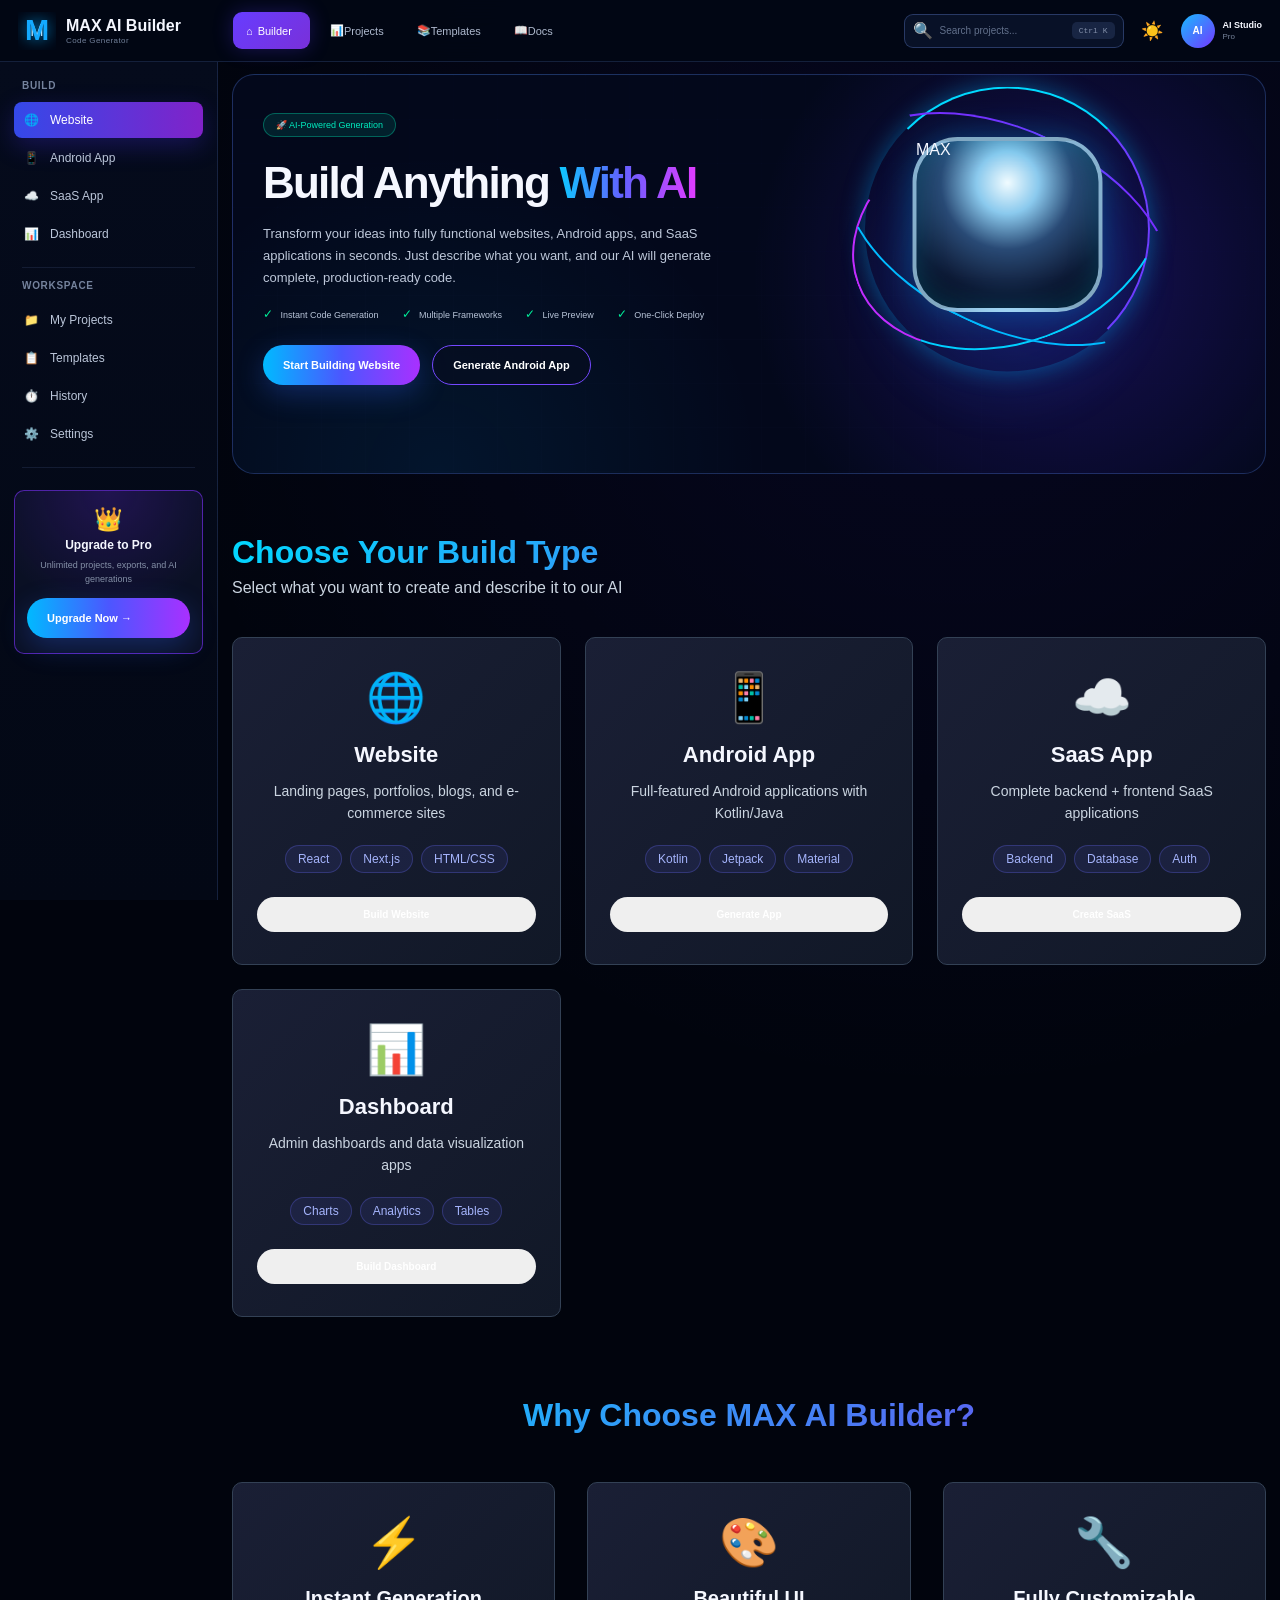
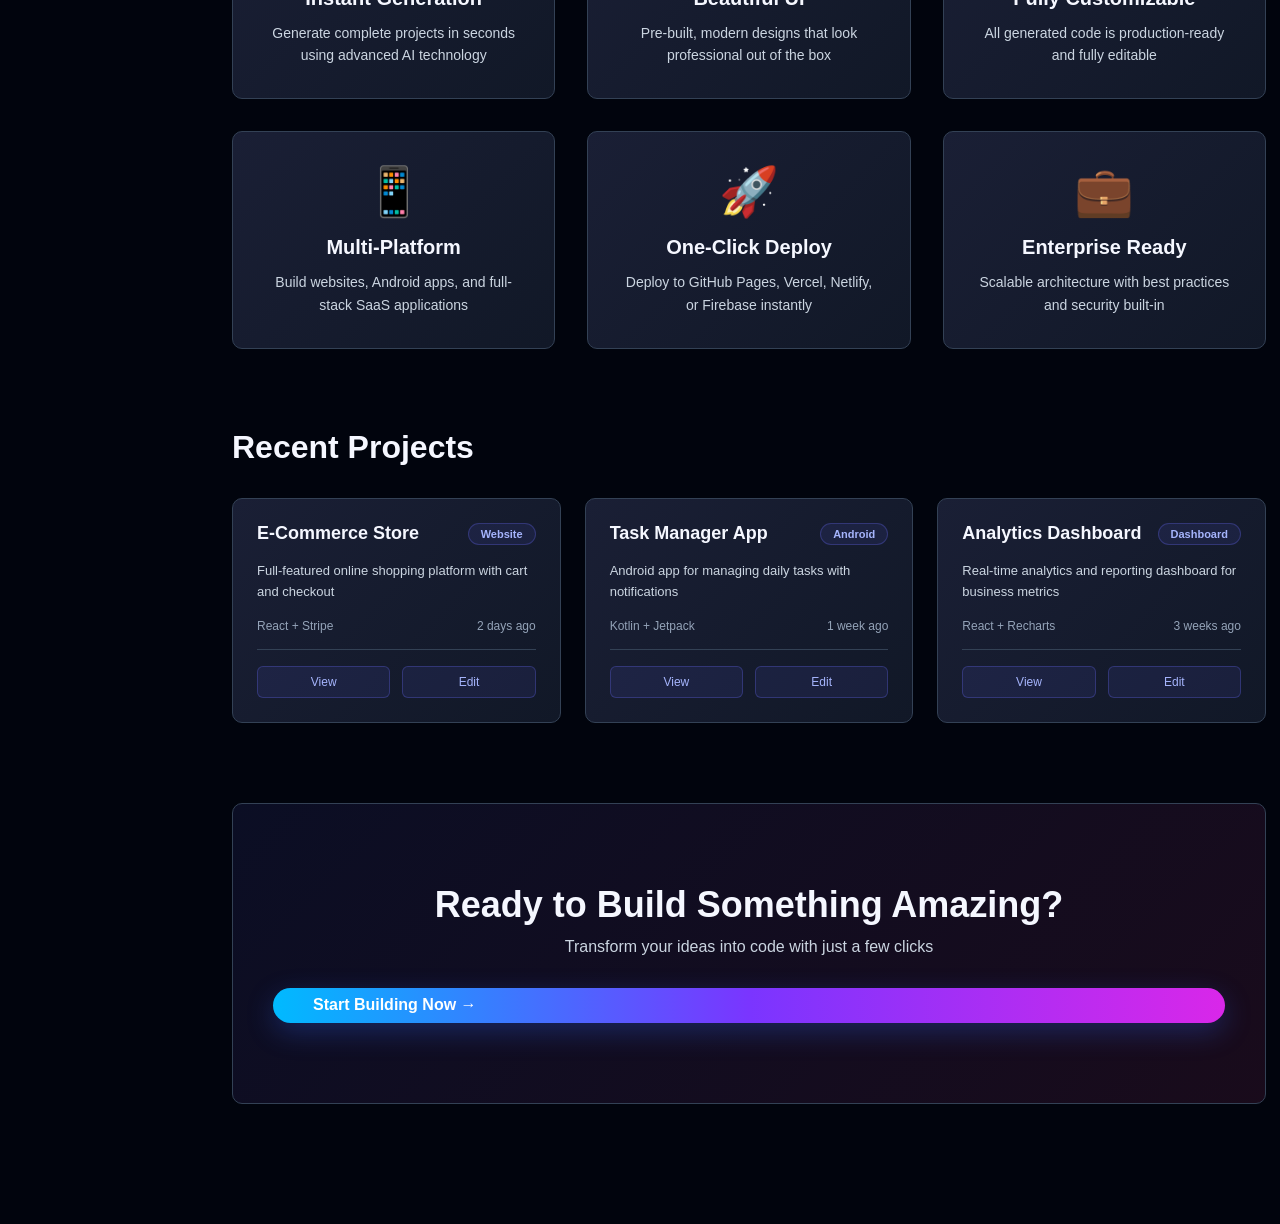
<file: builder/index.html>
<!DOCTYPE html>
<html lang="en">
<head>
    <meta charset="UTF-8">
    <meta name="viewport" content="width=device-width, initial-scale=1.0">
    <meta name="description" content="MAX AI Builder - Build websites, Android apps, and SaaS applications with AI in seconds">
    <title>MAX AI Builder - AI-Powered App Generator</title>
    <link rel="stylesheet" href="../css/builder.css">
    <link rel="stylesheet" href="../css/global.css">
</head>
<body>
    <div class="app">
        <!-- NAVIGATION -->
        <header class="topbar">
            <div class="brand">
                <div class="brand-mark">M</div>
                <div class="brand-text">
                    <strong>MAX AI Builder</strong>
                    <small>Code Generator</small>
                </div>
            </div>

            <nav class="top-nav">
                <a href="#" class="top-nav-link active">
                    <span>⌂</span> <span>Builder</span>
                </a>
                <a href="#" class="top-nav-link">
                    <span>📊</span> <span>Projects</span>
                </a>
                <a href="#" class="top-nav-link">
                    <span>📚</span> <span>Templates</span>
                </a>
                <a href="#" class="top-nav-link">
                    <span>📖</span> <span>Docs</span>
                </a>
            </nav>

            <div class="header-right">
                <div class="global-search">
                    <span class="search-icon">🔍</span>
                    <input type="text" id="globalSearch" placeholder="Search projects..." />
                    <kbd>Ctrl K</kbd>
                </div>
                <button class="header-icon" id="themeButton" title="Toggle Theme">☀️</button>
                <div class="profile">
                    <div class="profile-avatar">AI</div>
                    <div class="profile-details">
                        <strong>AI Studio</strong>
                        <small>Pro</small>
                    </div>
                </div>
            </div>
        </header>

        <!-- MAIN CONTENT -->
        <div class="main-container">
            <!-- SIDEBAR -->
            <aside class="sidebar">
                <div class="sidebar-section">
                    <div class="sidebar-title">BUILD</div>
                    <a href="#web" class="sidebar-item active">
                        <span class="sidebar-icon">🌐</span>
                        <span>Website</span>
                    </a>
                    <a href="#android" class="sidebar-item">
                        <span class="sidebar-icon">📱</span>
                        <span>Android App</span>
                    </a>
                    <a href="#saas" class="sidebar-item">
                        <span class="sidebar-icon">☁️</span>
                        <span>SaaS App</span>
                    </a>
                    <a href="#dashboard" class="sidebar-item">
                        <span class="sidebar-icon">📊</span>
                        <span>Dashboard</span>
                    </a>
                </div>

                <div class="sidebar-divider"></div>

                <div class="sidebar-section">
                    <div class="sidebar-title">WORKSPACE</div>
                    <a href="#projects" class="sidebar-item">
                        <span class="sidebar-icon">📁</span>
                        <span>My Projects</span>
                    </a>
                    <a href="#templates" class="sidebar-item">
                        <span class="sidebar-icon">📋</span>
                        <span>Templates</span>
                    </a>
                    <a href="#history" class="sidebar-item">
                        <span class="sidebar-icon">⏱️</span>
                        <span>History</span>
                    </a>
                    <a href="#settings" class="sidebar-item">
                        <span class="sidebar-icon">⚙️</span>
                        <span>Settings</span>
                    </a>
                </div>

                <div class="sidebar-divider"></div>

                <div class="upgrade-card">
                    <div class="upgrade-crown">👑</div>
                    <h3>Upgrade to Pro</h3>
                    <p>Unlimited projects, exports, and AI generations</p>
                    <button class="primary-button" style="width: 100%;">Upgrade Now →</button>
                </div>
            </aside>

            <!-- MAIN CONTENT AREA -->
            <main class="main">
                <div class="content">
                    <!-- HERO SECTION -->
                    <section class="hero" id="hero-section">
                        <div class="hero-content">
                            <span class="hero-badge">🚀 AI-Powered Generation</span>
                            <h1>Build Anything<span> With AI</span></h1>
                            <p class="hero-description">
                                Transform your ideas into fully functional websites, Android apps, and SaaS applications in seconds. 
                                Just describe what you want, and our AI will generate complete, production-ready code.
                            </p>
                            <div class="hero-features">
                                <span><i>✓</i> Instant Code Generation</span>
                                <span><i>✓</i> Multiple Frameworks</span>
                                <span><i>✓</i> Live Preview</span>
                                <span><i>✓</i> One-Click Deploy</span>
                            </div>
                            <div class="hero-buttons">
                                <button class="primary-button" onclick="scrollToBuilder('website')">Start Building Website</button>
                                <button class="outline-button" onclick="scrollToBuilder('android')">Generate Android App</button>
                            </div>
                        </div>
                        <div class="hero-visual">
                            <div class="hero-glow"></div>
                            <div class="robot">
                                <div class="robot-aura aura-one"></div>
                                <div class="robot-aura aura-two"></div>
                                <div class="robot-aura aura-three"></div>
                                <div class="robot-head">
                                    <div class="robot-face">MAX</div>
                                </div>
                            </div>
                        </div>
                    </section>

                    <!-- BUILD TYPES SECTION -->
                    <section class="build-types-section">
                        <h2>Choose Your Build Type</h2>
                        <p class="section-subtitle">Select what you want to create and describe it to our AI</p>

                        <div class="build-cards-grid">
                            <!-- WEBSITE CARD -->
                            <div class="build-type-card" id="website-card">
                                <div class="card-icon">🌐</div>
                                <h3>Website</h3>
                                <p>Landing pages, portfolios, blogs, and e-commerce sites</p>
                                <div class="card-features">
                                    <span class="badge">React</span>
                                    <span class="badge">Next.js</span>
                                    <span class="badge">HTML/CSS</span>
                                </div>
                                <button class="model-button" onclick="selectBuildType('website')">Build Website</button>
                            </div>

                            <!-- ANDROID APP CARD -->
                            <div class="build-type-card" id="android-card">
                                <div class="card-icon">📱</div>
                                <h3>Android App</h3>
                                <p>Full-featured Android applications with Kotlin/Java</p>
                                <div class="card-features">
                                    <span class="badge">Kotlin</span>
                                    <span class="badge">Jetpack</span>
                                    <span class="badge">Material</span>
                                </div>
                                <button class="model-button" onclick="selectBuildType('android')">Generate App</button>
                            </div>

                            <!-- SAAS APP CARD -->
                            <div class="build-type-card" id="saas-card">
                                <div class="card-icon">☁️</div>
                                <h3>SaaS App</h3>
                                <p>Complete backend + frontend SaaS applications</p>
                                <div class="card-features">
                                    <span class="badge">Backend</span>
                                    <span class="badge">Database</span>
                                    <span class="badge">Auth</span>
                                </div>
                                <button class="model-button" onclick="selectBuildType('saas')">Create SaaS</button>
                            </div>

                            <!-- DASHBOARD CARD -->
                            <div class="build-type-card" id="dashboard-card">
                                <div class="card-icon">📊</div>
                                <h3>Dashboard</h3>
                                <p>Admin dashboards and data visualization apps</p>
                                <div class="card-features">
                                    <span class="badge">Charts</span>
                                    <span class="badge">Analytics</span>
                                    <span class="badge">Tables</span>
                                </div>
                                <button class="model-button" onclick="selectBuildType('dashboard')">Build Dashboard</button>
                            </div>
                        </div>
                    </section>

                    <!-- AI BUILDER FORM SECTION -->
                    <section class="builder-form-section" id="builder-form-section" style="display: none;">
                        <div class="form-container">
                            <div class="form-header">
                                <h2>Describe Your <span id="buildTypeLabel">Project</span></h2>
                                <p>Tell our AI exactly what you want to build. Be as detailed as possible.</p>
                                <button class="close-btn" onclick="resetBuilder()">✕</button>
                            </div>

                            <form id="aiBuilderForm" class="builder-form">
                                <!-- PROJECT NAME -->
                                <div class="form-group">
                                    <label for="projectName">Project Name</label>
                                    <input 
                                        type="text" 
                                        id="projectName" 
                                        name="projectName" 
                                        placeholder="e.g., E-commerce Store, Task Manager, Social App"
                                        required
                                    />
                                </div>

                                <!-- WEBSITE SPECIFIC FIELDS -->
                                <div id="websiteFields" class="conditional-fields" style="display: none;">
                                    <div class="form-row">
                                        <div class="form-group">
                                            <label for="websiteType">Website Type</label>
                                            <select id="websiteType" name="websiteType">
                                                <option value="landing">Landing Page</option>
                                                <option value="portfolio">Portfolio</option>
                                                <option value="blog">Blog</option>
                                                <option value="ecommerce">E-commerce Store</option>
                                                <option value="saas">SaaS Landing</option>
                                                <option value="agency">Agency Website</option>
                                            </select>
                                        </div>

                                        <div class="form-group">
                                            <label for="websiteFramework">Framework</label>
                                            <select id="websiteFramework" name="websiteFramework">
                                                <option value="react">React</option>
                                                <option value="nextjs">Next.js</option>
                                                <option value="html">HTML/CSS/JS</option>
                                                <option value="vue">Vue</option>
                                            </select>
                                        </div>
                                    </div>

                                    <div class="form-row">
                                        <div class="form-group">
                                            <label for="websitePages">Pages</label>
                                            <input 
                                                type="text" 
                                                id="websitePages" 
                                                name="websitePages" 
                                                placeholder="e.g., Home, About, Services, Contact, Pricing"
                                            />
                                        </div>

                                        <div class="form-group">
                                            <label for="websiteColorScheme">Color Scheme</label>
                                            <select id="websiteColorScheme" name="websiteColorScheme">
                                                <option value="modern">Modern Blue</option>
                                                <option value="vibrant">Vibrant Purple</option>
                                                <option value="minimal">Minimal Dark</option>
                                                <option value="light">Light Clean</option>
                                                <option value="custom">Custom</option>
                                            </select>
                                        </div>
                                    </div>
                                </div>

                                <!-- ANDROID SPECIFIC FIELDS -->
                                <div id="androidFields" class="conditional-fields" style="display: none;">
                                    <div class="form-row">
                                        <div class="form-group">
                                            <label for="androidPackage">Package Name</label>
                                            <input 
                                                type="text" 
                                                id="androidPackage" 
                                                name="androidPackage" 
                                                placeholder="com.example.myapp"
                                                value="com.example.app"
                                            />
                                        </div>

                                        <div class="form-group">
                                            <label for="androidMinSDK">Min SDK Version</label>
                                            <select id="androidMinSDK" name="androidMinSDK">
                                                <option value="24">API 24 (Android 7.0)</option>
                                                <option value="28">API 28 (Android 9.0)</option>
                                                <option value="30">API 30 (Android 11.0)</option>
                                                <option value="33">API 33 (Android 13.0)</option>
                                            </select>
                                        </div>
                                    </div>

                                    <div class="form-row">
                                        <div class="form-group">
                                            <label for="androidPrimaryColor">Primary Color</label>
                                            <input 
                                                type="color" 
                                                id="androidPrimaryColor" 
                                                name="androidPrimaryColor" 
                                                value="#6366F1"
                                            />
                                        </div>

                                        <div class="form-group">
                                            <label for="androidAppType">App Type</label>
                                            <select id="androidAppType" name="androidAppType">
                                                <option value="general">General App</option>
                                                <option value="ecommerce">E-commerce</option>
                                                <option value="social">Social Network</option>
                                                <option value="game">Game</option>
                                                <option value="utility">Utility Tool</option>
                                            </select>
                                        </div>
                                    </div>
                                </div>

                                <!-- SAAS SPECIFIC FIELDS -->
                                <div id="saasFields" class="conditional-fields" style="display: none;">
                                    <div class="form-row">
                                        <div class="form-group">
                                            <label for="saasFrontend">Frontend Framework</label>
                                            <select id="saasFrontend" name="saasFrontend">
                                                <option value="react">React</option>
                                                <option value="nextjs">Next.js</option>
                                                <option value="vue">Vue.js</option>
                                                <option value="svelte">Svelte</option>
                                            </select>
                                        </div>

                                        <div class="form-group">
                                            <label for="saasBackend">Backend Technology</label>
                                            <select id="saasBackend" name="saasBackend">
                                                <option value="nodejs">Node.js + Express</option>
                                                <option value="python">Python + FastAPI</option>
                                                <option value="django">Django</option>
                                                <option value="firebase">Firebase</option>
                                            </select>
                                        </div>
                                    </div>

                                    <div class="form-row">
                                        <div class="form-group">
                                            <label for="saasDatabase">Database</label>
                                            <select id="saasDatabase" name="saasDatabase">
                                                <option value="postgresql">PostgreSQL</option>
                                                <option value="mongodb">MongoDB</option>
                                                <option value="mysql">MySQL</option>
                                                <option value="firebase">Firebase</option>
                                            </select>
                                        </div>

                                        <div class="form-group">
                                            <label for="saasAuth">Authentication</label>
                                            <select id="saasAuth" name="saasAuth">
                                                <option value="jwt">JWT</option>
                                                <option value="oauth">OAuth 2.0</option>
                                                <option value="firebase">Firebase Auth</option>
                                                <option value="clerk">Clerk</option>
                                            </select>
                                        </div>
                                    </div>
                                </div>

                                <!-- DASHBOARD SPECIFIC FIELDS -->
                                <div id="dashboardFields" class="conditional-fields" style="display: none;">
                                    <div class="form-row">
                                        <div class="form-group">
                                            <label for="dashboardFramework">Frontend Framework</label>
                                            <select id="dashboardFramework" name="dashboardFramework">
                                                <option value="react">React</option>
                                                <option value="nextjs">Next.js</option>
                                                <option value="vue">Vue.js</option>
                                                <option value="angular">Angular</option>
                                            </select>
                                        </div>

                                        <div class="form-group">
                                            <label for="dashboardChartLib">Chart Library</label>
                                            <select id="dashboardChartLib" name="dashboardChartLib">
                                                <option value="recharts">Recharts</option>
                                                <option value="chartjs">Chart.js</option>
                                                <option value="plotly">Plotly</option>
                                                <option value="d3">D3.js</option>
                                            </select>
                                        </div>
                                    </div>

                                    <div class="form-row">
                                        <div class="form-group">
                                            <label for="dashboardDataSource">Data Source</label>
                                            <select id="dashboardDataSource" name="dashboardDataSource">
                                                <option value="api">REST API</option>
                                                <option value="graphql">GraphQL</option>
                                                <option value="websocket">WebSocket</option>
                                                <option value="firebase">Firebase</option>
                                            </select>
                                        </div>

                                        <div class="form-group">
                                            <label for="dashboardTheme">Theme</label>
                                            <select id="dashboardTheme" name="dashboardTheme">
                                                <option value="dark">Dark Mode</option>
                                                <option value="light">Light Mode</option>
                                                <option value="blue">Professional Blue</option>
                                                <option value="green">Green Theme</option>
                                            </select>
                                        </div>
                                    </div>
                                </div>

                                <!-- COMMON FIELDS -->
                                <div class="form-group">
                                    <label for="projectDescription">Project Description</label>
                                    <textarea 
                                        id="projectDescription" 
                                        name="projectDescription" 
                                        rows="6" 
                                        placeholder="Describe your project in detail. What features should it have? What problem does it solve? Who are the users? Be as specific as possible..."
                                        required
                                    ></textarea>
                                </div>

                                <div class="form-group">
                                    <label for="projectFeatures">Key Features (comma-separated)</label>
                                    <input 
                                        type="text" 
                                        id="projectFeatures" 
                                        name="projectFeatures" 
                                        placeholder="e.g., User authentication, Payment integration, Real-time notifications, Dark mode"
                                        required
                                    />
                                </div>

                                <!-- FORM ACTIONS -->
                                <div class="form-actions">
                                    <button type="reset" class="outline-button">Clear Form</button>
                                    <button type="submit" class="primary-button gradient-button">
                                        <span>✨</span> Generate Project
                                    </button>
                                </div>
                            </form>
                        </div>
                    </section>

                    <!-- GENERATION RESULT SECTION -->
                    <section id="resultSection" class="result-section" style="display: none;">
                        <div class="result-container">
                            <div class="result-header">
                                <h2>Your Project is Ready! 🎉</h2>
                                <button class="close-btn" onclick="resetBuilder()">✕</button>
                            </div>

                            <div class="result-content">
                                <div class="result-info">
                                    <div class="info-item">
                                        <strong>Project Name:</strong>
                                        <span id="resultProjectName">-</span>
                                    </div>
                                    <div class="info-item">
                                        <strong>Type:</strong>
                                        <span id="resultProjectType">-</span>
                                    </div>
                                    <div class="info-item">
                                        <strong>Status:</strong>
                                        <span class="status-badge success">✓ Ready to Download</span>
                                    </div>
                                </div>

                                <div class="result-actions">
                                    <button class="primary-button" onclick="downloadProject()">
                                        <span>⬇️</span> Download Project
                                    </button>
                                    <button class="outline-button" onclick="previewProject()">
                                        <span>👁️</span> Live Preview
                                    </button>
                                    <button class="outline-button" onclick="deployProject()">
                                        <span>🚀</span> Deploy Now
                                    </button>
                                </div>

                                <div class="file-tree">
                                    <h3>Project Structure</h3>
                                    <div id="fileTreeContent" class="tree-content">
                                        <!-- Generated dynamically -->
                                    </div>
                                </div>

                                <div class="next-steps">
                                    <h3>Next Steps</h3>
                                    <ol>
                                        <li>Download your project</li>
                                        <li>Extract the ZIP file</li>
                                        <li>Run <code>npm install</code> (for web) or open in Android Studio (for Android)</li>
                                        <li>Customize and deploy</li>
                                    </ol>
                                </div>
                            </div>
                        </div>
                    </section>

                    <!-- FEATURES SECTION -->
                    <section class="features-showcase">
                        <h2>Why Choose MAX AI Builder?</h2>
                        <div class="features-grid">
                            <div class="feature-card">
                                <div class="feature-icon">⚡</div>
                                <h3>Instant Generation</h3>
                                <p>Generate complete projects in seconds using advanced AI technology</p>
                            </div>
                            <div class="feature-card">
                                <div class="feature-icon">🎨</div>
                                <h3>Beautiful UI</h3>
                                <p>Pre-built, modern designs that look professional out of the box</p>
                            </div>
                            <div class="feature-card">
                                <div class="feature-icon">🔧</div>
                                <h3>Fully Customizable</h3>
                                <p>All generated code is production-ready and fully editable</p>
                            </div>
                            <div class="feature-card">
                                <div class="feature-icon">📱</div>
                                <h3>Multi-Platform</h3>
                                <p>Build websites, Android apps, and full-stack SaaS applications</p>
                            </div>
                            <div class="feature-card">
                                <div class="feature-icon">🚀</div>
                                <h3>One-Click Deploy</h3>
                                <p>Deploy to GitHub Pages, Vercel, Netlify, or Firebase instantly</p>
                            </div>
                            <div class="feature-card">
                                <div class="feature-icon">💼</div>
                                <h3>Enterprise Ready</h3>
                                <p>Scalable architecture with best practices and security built-in</p>
                            </div>
                        </div>
                    </section>

                    <!-- RECENT PROJECTS SECTION -->
                    <section class="recent-projects">
                        <h2>Recent Projects</h2>
                        <div class="projects-grid">
                            <div class="project-card">
                                <div class="project-header">
                                    <h3>E-Commerce Store</h3>
                                    <span class="project-badge">Website</span>
                                </div>
                                <p>Full-featured online shopping platform with cart and checkout</p>
                                <div class="project-meta">
                                    <span>React + Stripe</span>
                                    <span>2 days ago</span>
                                </div>
                                <div class="project-actions">
                                    <button class="quick-card">View</button>
                                    <button class="quick-card">Edit</button>
                                </div>
                            </div>

                            <div class="project-card">
                                <div class="project-header">
                                    <h3>Task Manager App</h3>
                                    <span class="project-badge">Android</span>
                                </div>
                                <p>Android app for managing daily tasks with notifications</p>
                                <div class="project-meta">
                                    <span>Kotlin + Jetpack</span>
                                    <span>1 week ago</span>
                                </div>
                                <div class="project-actions">
                                    <button class="quick-card">View</button>
                                    <button class="quick-card">Edit</button>
                                </div>
                            </div>

                            <div class="project-card">
                                <div class="project-header">
                                    <h3>Analytics Dashboard</h3>
                                    <span class="project-badge">Dashboard</span>
                                </div>
                                <p>Real-time analytics and reporting dashboard for business metrics</p>
                                <div class="project-meta">
                                    <span>React + Recharts</span>
                                    <span>3 weeks ago</span>
                                </div>
                                <div class="project-actions">
                                    <button class="quick-card">View</button>
                                    <button class="quick-card">Edit</button>
                                </div>
                            </div>
                        </div>
                    </section>

                    <!-- CTA SECTION -->
                    <section class="cta-section">
                        <h2>Ready to Build Something Amazing?</h2>
                        <p>Transform your ideas into code with just a few clicks</p>
                        <button class="primary-button gradient-button" onclick="scrollToBuilder('website')" style="padding: 15px 40px; font-size: 16px;">
                            Start Building Now →
                        </button>
                    </section>
                </div>
            </main>
        </div>
    </div>

    <script src="../js/builder.js"></script>
</body>
</html>
</file>
<file: css/builder.css>
/* =========================================================
   MAX AI BUILDER
   BUILDER STYLES
========================================================= */

:root {
    --primary: #6366F1;
    --primary-dark: #4F46E5;
    --secondary: #EC4899;
    --success: #10B981;
    --warning: #F59E0B;
    --danger: #EF4444;
    
    --bg: #0F172A;
    --bg-secondary: #1E293B;
    --card-bg: #1A1F35;
    --border: #334155;
    
    --text: #F1F5F9;
    --text-secondary: #CBD5E1;
    --text-muted: #94A3B8;
    
    --radius: 12px;
    --transition: all 0.3s ease;
}

/* =========================================================
   BUILDER SECTION
========================================================= */

.build-types-section {
    margin: 60px 0;
    animation: fadeIn 0.6s ease;
}

.build-types-section h2 {
    font-size: 32px;
    font-weight: 700;
    margin-bottom: 8px;
    background: linear-gradient(135deg, #00D9FF, #7C3AED);
    -webkit-background-clip: text;
    background-clip: text;
    color: transparent;
}

.section-subtitle {
    font-size: 16px;
    color: var(--text-secondary);
    margin-bottom: 40px;
}

.build-cards-grid {
    display: grid;
    grid-template-columns: repeat(auto-fit, minmax(280px, 1fr));
    gap: 24px;
    margin-bottom: 40px;
}

.build-type-card {
    background: linear-gradient(135deg, #1A1F35, #111827);
    border: 1px solid var(--border);
    border-radius: var(--radius);
    padding: 32px 24px;
    text-align: center;
    transition: var(--transition);
    cursor: pointer;
    position: relative;
    overflow: hidden;
}

.build-type-card::before {
    content: "";
    position: absolute;
    top: 0;
    left: 0;
    right: 0;
    bottom: 0;
    background: linear-gradient(135deg, rgba(99, 102, 241, 0.1), rgba(236, 72, 153, 0.1));
    opacity: 0;
    transition: opacity 0.3s ease;
    pointer-events: none;
}

.build-type-card:hover {
    border-color: var(--primary);
    transform: translateY(-8px);
    box-shadow: 0 20px 40px rgba(99, 102, 241, 0.15);
}

.build-type-card:hover::before {
    opacity: 1;
}

.card-icon {
    font-size: 48px;
    margin-bottom: 16px;
    display: inline-block;
    animation: float 3s ease-in-out infinite;
}

.build-type-card h3 {
    font-size: 22px;
    font-weight: 600;
    margin-bottom: 12px;
    color: var(--text);
}

.build-type-card p {
    font-size: 14px;
    color: var(--text-secondary);
    margin-bottom: 20px;
    line-height: 1.6;
}

.card-features {
    display: flex;
    flex-wrap: wrap;
    gap: 8px;
    justify-content: center;
    margin-bottom: 24px;
}

.badge {
    display: inline-block;
    padding: 6px 12px;
    background: rgba(99, 102, 241, 0.1);
    border: 1px solid rgba(99, 102, 241, 0.3);
    border-radius: 20px;
    font-size: 12px;
    color: #A5B4FC;
    font-weight: 500;
}

/* =========================================================
   BUILDER FORM
========================================================= */

.builder-form-section {
    background: linear-gradient(135deg, #1A1F35, #111827);
    border: 1px solid var(--border);
    border-radius: var(--radius);
    padding: 40px;
    margin: 60px 0;
    animation: slideUp 0.5s ease;
}

.form-container {
    max-width: 900px;
    margin: 0 auto;
}

.form-header {
    position: relative;
    margin-bottom: 40px;
    text-align: center;
}

.form-header h2 {
    font-size: 28px;
    font-weight: 700;
    margin-bottom: 8px;
    color: var(--text);
}

.form-header h2 span {
    background: linear-gradient(135deg, #00D9FF, #7C3AED);
    -webkit-background-clip: text;
    background-clip: text;
    color: transparent;
}

.form-header p {
    font-size: 14px;
    color: var(--text-secondary);
}

.close-btn {
    position: absolute;
    top: 0;
    right: 0;
    background: transparent;
    border: none;
    font-size: 24px;
    cursor: pointer;
    color: var(--text-secondary);
    transition: var(--transition);
    width: 40px;
    height: 40px;
    display: flex;
    align-items: center;
    justify-content: center;
}

.close-btn:hover {
    color: var(--text);
    transform: rotate(90deg);
}

.builder-form {
    display: flex;
    flex-direction: column;
    gap: 24px;
}

.form-group {
    display: flex;
    flex-direction: column;
}

.form-group label {
    font-size: 14px;
    font-weight: 600;
    color: var(--text);
    margin-bottom: 8px;
    text-transform: uppercase;
    letter-spacing: 0.5px;
}

.form-group input,
.form-group textarea,
.form-group select {
    padding: 12px 16px;
    background: #0F172A;
    border: 1px solid var(--border);
    border-radius: 8px;
    color: var(--text);
    font-family: inherit;
    font-size: 14px;
    transition: var(--transition);
}

.form-group input::placeholder,
.form-group textarea::placeholder {
    color: var(--text-muted);
}

.form-group input:focus,
.form-group textarea:focus,
.form-group select:focus {
    outline: none;
    border-color: var(--primary);
    background: rgba(99, 102, 241, 0.05);
    box-shadow: 0 0 0 3px rgba(99, 102, 241, 0.1);
}

.form-group textarea {
    resize: vertical;
    font-family: 'Monaco', 'Menlo', monospace;
    line-height: 1.5;
}

.form-row {
    display: grid;
    grid-template-columns: 1fr 1fr;
    gap: 20px;
}

.conditional-fields {
    animation: slideIn 0.3s ease;
    display: flex;
    flex-direction: column;
    gap: 20px;
}

.form-actions {
    display: flex;
    gap: 16px;
    justify-content: center;
    margin-top: 32px;
    padding-top: 32px;
    border-top: 1px solid var(--border);
}

/* =========================================================
   RESULT SECTION
========================================================= */

.result-section {
    background: linear-gradient(135deg, #1A1F35, #111827);
    border: 1px solid var(--border);
    border-radius: var(--radius);
    padding: 40px;
    margin: 60px 0;
    animation: slideUp 0.5s ease;
}

.result-container {
    max-width: 900px;
    margin: 0 auto;
}

.result-header {
    position: relative;
    margin-bottom: 40px;
    text-align: center;
}

.result-header h2 {
    font-size: 28px;
    font-weight: 700;
    color: var(--text);
    margin-bottom: 20px;
}

.result-content {
    display: flex;
    flex-direction: column;
    gap: 32px;
}

.result-info {
    display: grid;
    grid-template-columns: repeat(auto-fit, minmax(250px, 1fr));
    gap: 20px;
}

.info-item {
    background: #0F172A;
    border: 1px solid var(--border);
    border-radius: 8px;
    padding: 16px;
    display: flex;
    justify-content: space-between;
    align-items: center;
}

.info-item strong {
    color: var(--text-secondary);
    font-weight: 600;
}

.info-item span {
    color: var(--text);
    font-weight: 500;
}

.status-badge {
    display: inline-block;
    padding: 6px 12px;
    border-radius: 20px;
    font-size: 12px;
    font-weight: 600;
}

.status-badge.success {
    background: rgba(16, 185, 129, 0.1);
    color: #10B981;
}

.result-actions {
    display: grid;
    grid-template-columns: repeat(auto-fit, minmax(200px, 1fr));
    gap: 16px;
}

.result-actions button {
    display: flex;
    align-items: center;
    justify-content: center;
    gap: 8px;
}

.file-tree {
    background: #0F172A;
    border: 1px solid var(--border);
    border-radius: 8px;
    padding: 24px;
}

.file-tree h3 {
    font-size: 16px;
    font-weight: 600;
    color: var(--text);
    margin-bottom: 16px;
}

.tree-content {
    font-family: 'Monaco', 'Menlo', monospace;
    font-size: 12px;
    color: var(--text-secondary);
    line-height: 1.8;
}

.next-steps {
    background: rgba(16, 185, 129, 0.05);
    border: 1px solid rgba(16, 185, 129, 0.2);
    border-radius: 8px;
    padding: 24px;
}

.next-steps h3 {
    font-size: 16px;
    font-weight: 600;
    color: var(--text);
    margin-bottom: 16px;
}

.next-steps ol {
    list-style: decimal;
    margin-left: 20px;
    color: var(--text-secondary);
    line-height: 2;
}

.next-steps code {
    background: #0F172A;
    border: 1px solid var(--border);
    border-radius: 4px;
    padding: 4px 8px;
    color: #A5B4FC;
    font-family: 'Monaco', 'Menlo', monospace;
    font-size: 12px;
}

/* =========================================================
   FEATURES SHOWCASE
========================================================= */

.features-showcase {
    margin: 80px 0;
}

.features-showcase h2 {
    font-size: 32px;
    font-weight: 700;
    text-align: center;
    margin-bottom: 48px;
    background: linear-gradient(135deg, #00D9FF, #7C3AED);
    -webkit-background-clip: text;
    background-clip: text;
    color: transparent;
}

.features-grid {
    display: grid;
    grid-template-columns: repeat(auto-fit, minmax(300px, 1fr));
    gap: 32px;
}

.feature-card {
    background: linear-gradient(135deg, #1A1F35, #111827);
    border: 1px solid var(--border);
    border-radius: var(--radius);
    padding: 32px;
    text-align: center;
    transition: var(--transition);
    position: relative;
}

.feature-card:hover {
    border-color: var(--primary);
    transform: translateY(-8px);
    box-shadow: 0 20px 40px rgba(99, 102, 241, 0.15);
}

.feature-icon {
    font-size: 48px;
    margin-bottom: 16px;
    display: inline-block;
    animation: bounce 2s ease-in-out infinite;
}

.feature-card h3 {
    font-size: 20px;
    font-weight: 600;
    color: var(--text);
    margin-bottom: 12px;
}

.feature-card p {
    font-size: 14px;
    color: var(--text-secondary);
    line-height: 1.6;
}

/* =========================================================
   RECENT PROJECTS
========================================================= */

.recent-projects {
    margin: 80px 0;
}

.recent-projects h2 {
    font-size: 32px;
    font-weight: 700;
    margin-bottom: 32px;
    color: var(--text);
}

.projects-grid {
    display: grid;
    grid-template-columns: repeat(auto-fill, minmax(320px, 1fr));
    gap: 24px;
}

.project-card {
    background: linear-gradient(135deg, #1A1F35, #111827);
    border: 1px solid var(--border);
    border-radius: var(--radius);
    padding: 24px;
    transition: var(--transition);
}

.project-card:hover {
    border-color: var(--primary);
    box-shadow: 0 16px 32px rgba(99, 102, 241, 0.1);
}

.project-header {
    display: flex;
    justify-content: space-between;
    align-items: flex-start;
    margin-bottom: 16px;
}

.project-header h3 {
    font-size: 18px;
    font-weight: 600;
    color: var(--text);
}

.project-badge {
    display: inline-block;
    padding: 4px 12px;
    background: rgba(99, 102, 241, 0.1);
    border: 1px solid rgba(99, 102, 241, 0.3);
    border-radius: 20px;
    font-size: 11px;
    color: #A5B4FC;
    font-weight: 600;
}

.project-card p {
    font-size: 13px;
    color: var(--text-secondary);
    line-height: 1.6;
    margin-bottom: 16px;
}

.project-meta {
    display: flex;
    justify-content: space-between;
    font-size: 12px;
    color: var(--text-muted);
    margin-bottom: 16px;
    padding-bottom: 16px;
    border-bottom: 1px solid var(--border);
}

.project-actions {
    display: flex;
    gap: 12px;
}

.quick-card {
    flex: 1;
    padding: 8px 12px;
    background: rgba(99, 102, 241, 0.1);
    border: 1px solid rgba(99, 102, 241, 0.3);
    border-radius: 6px;
    color: #A5B4FC;
    font-size: 12px;
    cursor: pointer;
    transition: var(--transition);
    font-weight: 500;
}

.quick-card:hover {
    background: rgba(99, 102, 241, 0.2);
    border-color: var(--primary);
}

/* =========================================================
   CTA SECTION
========================================================= */

.cta-section {
    text-align: center;
    padding: 80px 40px;
    background: linear-gradient(135deg, rgba(99, 102, 241, 0.1), rgba(236, 72, 153, 0.1));
    border: 1px solid var(--border);
    border-radius: var(--radius);
    margin: 80px 0;
    animation: fadeIn 0.8s ease;
}

.cta-section h2 {
    font-size: 36px;
    font-weight: 700;
    color: var(--text);
    margin-bottom: 12px;
}

.cta-section p {
    font-size: 16px;
    color: var(--text-secondary);
    margin-bottom: 32px;
}

/* =========================================================
   ANIMATIONS
========================================================= */

@keyframes fadeIn {
    from {
        opacity: 0;
    }
    to {
        opacity: 1;
    }
}

@keyframes slideUp {
    from {
        opacity: 0;
        transform: translateY(20px);
    }
    to {
        opacity: 1;
        transform: translateY(0);
    }
}

@keyframes slideIn {
    from {
        opacity: 0;
        transform: translateX(-10px);
    }
    to {
        opacity: 1;
        transform: translateX(0);
    }
}

@keyframes float {
    0%, 100% {
        transform: translateY(0px);
    }
    50% {
        transform: translateY(-10px);
    }
}

@keyframes bounce {
    0%, 100% {
        transform: translateY(0);
    }
    50% {
        transform: translateY(-10px);
    }
}

/* =========================================================
   RESPONSIVE
========================================================= */

@media (max-width: 768px) {
    .build-cards-grid {
        grid-template-columns: 1fr;
    }

    .form-row {
        grid-template-columns: 1fr;
    }

    .features-grid {
        grid-template-columns: 1fr;
    }

    .result-info {
        grid-template-columns: 1fr;
    }

    .result-actions {
        grid-template-columns: 1fr;
    }

    .builder-form-section {
        padding: 24px;
    }

    .form-header h2 {
        font-size: 22px;
    }

    .cta-section {
        padding: 40px 20px;
    }

    .cta-section h2 {
        font-size: 24px;
    }
}

@media (max-width: 480px) {
    .build-types-section h2 {
        font-size: 24px;
    }

    .feature-card {
        padding: 20px;
    }

    .project-meta {
        flex-direction: column;
        gap: 8px;
    }
}
</file>
<file: css/global.css>
/* =========================================================
   MAX AI STUDIO
   REFERENCE DESIGN SYSTEM
========================================================= */

:root {

    --bg: #020617;
    --bg-deep: #01040d;
    --sidebar: #050a19;
    --card: #071126;
    --card-2: #09142b;

    --line: rgba(78, 110, 180, .25);
    --line-light: rgba(93, 124, 204, .35);

    --text: #f5f7ff;
    --text-2: #bdc7da;
    --muted: #71809b;

    --cyan: #00c8ff;
    --blue: #1b7dff;
    --purple: #713cff;
    --violet: #9138ff;
    --pink: #dd25f2;
    --green: #00e99a;

    --gradient:
        linear-gradient(
            90deg,
            #00d5ff 0%,
            #6d48ff 52%,
            #e035ff 100%
        );

    --card-gradient:
        linear-gradient(
            145deg,
            rgba(10, 24, 53, .96),
            rgba(3, 9, 25, .98)
        );

    --radius: 10px;

    --font:
        Inter,
        "Segoe UI",
        Roboto,
        Arial,
        sans-serif;
}


/* =========================================================
   RESET
========================================================= */

* {
    margin: 0;
    padding: 0;
    box-sizing: border-box;
}

html {
    scroll-behavior: smooth;
}

body {
    min-height: 100vh;

    background:
        radial-gradient(
            circle at 75% 10%,
            rgba(68, 38, 255, .08),
            transparent 30%
        ),
        var(--bg-deep);

    color: var(--text);

    font-family: var(--font);

    -webkit-font-smoothing: antialiased;
}

button,
input {
    font-family: inherit;
}

button {
    cursor: pointer;
    border: 0;
}

a {
    color: inherit;
    text-decoration: none;
}

::-webkit-scrollbar {
    width: 7px;
}

::-webkit-scrollbar-track {
    background: #020612;
}

::-webkit-scrollbar-thumb {
    background: #1e3159;
    border-radius: 20px;
}


/* =========================================================
   APP
========================================================= */

.app {
    min-height: 100vh;
}


/* =========================================================
   TOPBAR
========================================================= */

.topbar {

    height: 62px;

    position: fixed;

    top: 0;
    left: 0;
    right: 0;

    z-index: 1000;

    display: flex;
    align-items: center;

    padding: 0 18px;

    border-bottom: 1px solid var(--line);

    background:
        rgba(2, 7, 21, .95);

    backdrop-filter: blur(18px);
}


/* BRAND */

.brand {
    width: 215px;

    display: flex;
    align-items: center;

    gap: 10px;

    flex-shrink: 0;
}

.brand-mark {

    width: 38px;
    height: 38px;

    position: relative;

    display: flex;
    align-items: center;
    justify-content: center;

    overflow: hidden;
}

.brand-mark::before {
    content: "M";

    position: absolute;

    font-size: 29px;
    font-weight: 900;

    color: #13a9ff;

    text-shadow:
        0 0 15px rgba(0, 170, 255, .8);
}

.brand-mark span {
    display: none;
}

.brand-text {
    display: flex;
    flex-direction: column;
}

.brand-text strong {
    font-size: 16px;
    line-height: 17px;
}

.brand-text small {
    margin-top: 2px;

    color: #72809a;

    font-size: 8px;

    letter-spacing: .4px;
}


/* TOP NAV */

.top-nav {

    display: flex;
    align-items: center;

    gap: 7px;

    flex: 1;
}

.top-nav-link {

    height: 37px;

    display: flex;
    align-items: center;

    padding: 0 13px;

    border-radius: 9px;

    color: #aeb9ce;

    font-size: 11px;

    white-space: nowrap;

    transition: .2s ease;
}

.top-nav-link:hover {
    color: white;

    background:
        rgba(93, 66, 255, .12);
}

.top-nav-link.active {

    color: white;

    background:
        linear-gradient(
            135deg,
            #673dff,
            #7930d9
        );

    box-shadow:
        0 0 20px rgba(91, 55, 255, .28);
}

.top-nav-link.active span {
    margin-right: 5px;
}


/* HEADER RIGHT */

.header-right {

    display: flex;
    align-items: center;

    gap: 12px;
}


/* SEARCH */

.global-search {

    width: 220px;
    height: 34px;

    display: flex;
    align-items: center;

    gap: 7px;

    padding: 0 8px;

    border: 1px solid rgba(81, 108, 176, .45);

    border-radius: 9px;

    background:
        rgba(9, 19, 43, .9);
}

.search-icon {
    color: #8794ad;
}

.global-search input {

    min-width: 0;
    flex: 1;

    outline: none;
    border: 0;

    background: transparent;

    color: white;

    font-size: 10px;
}

.global-search input::placeholder {
    color: #62708b;
}

.global-search kbd {

    padding: 4px 7px;

    border-radius: 5px;

    background: #182543;

    color: #8390aa;

    font-size: 8px;

    white-space: nowrap;
}


/* THEME */

.header-icon {

    width: 33px;
    height: 33px;

    border-radius: 50%;

    color: #c5cede;

    background: transparent;

    font-size: 18px;
}

.header-icon:hover {
    background: rgba(255,255,255,.05);
}


/* PROFILE */

.profile {

    display: flex;
    align-items: center;

    gap: 8px;
}

.profile-avatar {

    width: 34px;
    height: 34px;

    display: grid;
    place-items: center;

    border-radius: 50%;

    background:
        linear-gradient(
            135deg,
            #18baff,
            #7437ff
        );

    color: white;

    font-size: 10px;
    font-weight: 800;
}

.profile-details {

    display: flex;
    flex-direction: column;
}

.profile-details strong {
    font-size: 9px;
}

.profile-details small {
    margin-top: 2px;

    color: #77849c;

    font-size: 8px;
}

.profile-menu {
    color: #738099;
    font-size: 13px;
}


/* =========================================================
   SIDEBAR
========================================================= */

.sidebar {

    width: 218px;

    position: fixed;

    left: 0;
    top: 62px;
    bottom: 0;

    z-index: 900;

    overflow-y: auto;

    padding: 18px 14px;

    border-right: 1px solid var(--line);

    background:
        linear-gradient(
            180deg,
            #050b1c,
            #030815
        );
}


/* SECTION */

.sidebar-section {
    margin-bottom: 15px;
}

.sidebar-title {

    padding: 0 8px 9px;

    color: #75839d;

    font-size: 10px;
    font-weight: 700;

    letter-spacing: .7px;
}


/* ITEMS */

.sidebar-item {

    min-height: 36px;

    display: flex;
    align-items: center;

    gap: 10px;

    padding: 8px 8px;

    margin: 2px 0;

    border-radius: 8px;

    color: #bac5d8;

    font-size: 12px;

    transition: .2s ease;
}

.sidebar-item:hover {

    color: white;

    background:
        rgba(84, 65, 255, .12);

    transform: translateX(2px);
}

.sidebar-item.active {

    color: white;

    background:
        linear-gradient(
            90deg,
            #3449e9,
            #8122c9
        );

    box-shadow:
        0 8px 25px rgba(76, 48, 255, .25);
}

.sidebar-icon {

    width: 18px;

    display: inline-grid;
    place-items: center;

    color: #bac7df;
}


/* DIVIDER */

.sidebar-divider {

    height: 1px;

    margin: 12px 8px;

    background:
        rgba(91, 113, 166, .18);
}


/* =========================================================
   UPGRADE
========================================================= */

.upgrade-card {

    margin-top: 22px;

    padding: 15px 12px;

    text-align: center;

    border:
        1px solid rgba(125, 49, 255, .6);

    border-radius: 10px;

    background:
        radial-gradient(
            circle at 50% 0%,
            rgba(119, 34, 255, .2),
            transparent 65%
        ),
        #0a1024;
}

.upgrade-crown {
    margin-bottom: 5px;

    color: #ffe500;

    font-size: 23px;
}

.upgrade-card h3 {
    font-size: 12px;
}

.upgrade-card p {

    margin: 7px 0 12px;

    color: #8490a7;

    font-size: 9px;
    line-height: 1.5;
}


/* =========================================================
   MAIN
========================================================= */

.main {

    margin-left: 218px;

    padding-top: 62px;

    min-height: 100vh;
}

.content {

    max-width: 1500px;

    margin: 0 auto;

    padding: 12px 14px 40px;
}


/* =========================================================
   HERO
========================================================= */

.hero {

    min-height: 400px;

    position: relative;

    display: grid;

    grid-template-columns: 1fr 1fr;

    overflow: hidden;

    border:
        1px solid rgba(70, 106, 195, .38);

    border-radius: 22px;

    background:
        radial-gradient(
            circle at 80% 50%,
            rgba(77, 37, 255, .26),
            transparent 36%
        ),
        radial-gradient(
            circle at 20% 100%,
            rgba(0, 181, 255, .08),
            transparent 35%
        ),
        #03081b;
}


/* GRID EFFECT */

.hero::before {

    content: "";

    position: absolute;

    inset: 0;

    opacity: .25;

    background-image:
        linear-gradient(
            rgba(93, 115, 193, .06) 1px,
            transparent 1px
        ),
        linear-gradient(
            90deg,
            rgba(93, 115, 193, .06) 1px,
            transparent 1px
        );

    background-size: 44px 44px;

    pointer-events: none;
}


/* HERO CONTENT */

.hero-content {

    position: relative;

    z-index: 3;

    padding: 38px 30px;
}

.hero-badge {

    display: inline-flex;

    padding: 6px 12px;

    border-radius: 20px;

    border:
        1px solid rgba(0, 230, 179, .35);

    background:
        rgba(0, 227, 179, .11);

    color: #00e9bd;

    font-size: 9px;
}

.hero h1 {

    margin-top: 24px;

    font-size: 44px;

    line-height: 1.02;

    letter-spacing: -1.8px;
}

.hero h1 span {

    background:
        linear-gradient(
            90deg,
            #00d9ff,
            #6360ff,
            #e03cff
        );

    -webkit-background-clip: text;
    background-clip: text;

    color: transparent;
}

.hero-description {

    max-width: 560px;

    margin-top: 17px;

    color: #bdc7d9;

    font-size: 13px;

    line-height: 1.7;
}


/* FEATURES */

.hero-features {

    display: flex;

    gap: 23px;

    flex-wrap: wrap;

    margin-top: 18px;
}

.hero-features span {

    color: #b9c5d9;

    font-size: 9px;
}

.hero-features i {

    margin-right: 5px;

    color: #00ef9a;

    font-style: normal;

    font-size: 12px;
}


/* BUTTONS */

.hero-buttons {

    display: flex;

    gap: 12px;

    margin-top: 24px;
}

.primary-button,
.outline-button {

    height: 40px;

    padding: 0 20px;

    display: flex;
    align-items: center;

    gap: 10px;

    border-radius: 21px;

    color: white;

    font-size: 11px;
    font-weight: 700;
}

.primary-button {

    background:
        linear-gradient(
            90deg,
            #00baff,
            #4b57ff,
            #a930ff
        );

    box-shadow:
        0 9px 28px rgba(52, 105, 255, .28);
}

.outline-button {

    border:
        1px solid #7448ff;

    background:
        rgba(7, 12, 31, .6);
}


/* =========================================================
   HERO VISUAL
========================================================= */

.hero-visual {

    position: relative;

    min-height: 390px;
}


/* GLOW */

.hero-glow {

    position: absolute;

    width: 350px;
    height: 350px;

    left: 50%;
    top: 50%;

    transform:
        translate(-50%, -50%);

    border-radius: 50%;

    background:
        radial-gradient(
            circle,
            rgba(24, 109, 255, .22),
            transparent 65%
        );

    filter: blur(10px);
}


/* =========================================================
   ROBOT
========================================================= */

.robot {

    width: 285px;
    height: 350px;

    position: absolute;

    left: 50%;
    top: 52%;

    transform:
        translate(-50%, -50%);

    z-index: 3;
}


/* AURA */

.robot-aura {

    position: absolute;

    left: 50%;
    top: 35%;

    border-radius: 50%;

    transform:
        translate(-50%, -50%);

    border: 2px solid transparent;

    animation:
        spin 10s linear infinite;
}

.aura-one {

    width: 285px;
    height: 285px;

    border-top-color: #00d9ff;
    border-right-color: #6d3eff;

    box-shadow:
        0 0 25px rgba(0, 185, 255, .4);
}

.aura-two {

    width: 320px;
    height: 230px;

    border-left-color: #c12cff;
    border-bottom-color: #00cfff;

    transform:
        translate(-50%, -50%)
        rotate(-20deg);

    animation-direction: reverse;
}

.aura-three {

    width: 350px;
    height: 200px;

    border-top-color: #762eff;
    border-bottom-color: #00baff;

    transform:
        translate(-50%, -50%)
        rotate(25deg);

    animation-duration: 14s;
}


/* HEAD */

.robot-head {

    width: 190px;
    height: 175px;

    position: absolute;

    left: 50%;
    top: 30px;

    transform:
        translateX(-50%);

    border-radius: 45px;

    border:
        4px solid rgba(177, 228, 255, .72);

    background:
        radial-gradient(
            circle at 50% 25%,
            #f0fbff,
            #8ac9ed 20%,
            #294a75 43%,
            #0c1833 72%,
            #030817 100%
        );

    box-shadow:
        inset 0 0 30px rgba(0, 213, 255, .22),
        0 0 35px rgba(0, 185, 255, .3);

    z-index: 5;
}


/* EARS */

.robot-ear {

    width: 23px;
    height: 60px;

    position: absolute;

    top: 50px;

    border-radius: 10px;

    background:
        linear-gradient(
            180deg,
            #2e5e8d,
            #0c1932
        );

    border:
        2px solid #559ad0;
}

.robot-ear.left {
    left: -19px;
}

.robot-ear.right {
    right: -19px;
}


/* SCREEN */

.robot-screen {

    width: 145px;
    height: 115px;

    position: absolute;

    left: 50%;
    top: 30px;

    transform:
        translateX(-50%);

    display: flex;

    flex-direction: column;

    align-items: center;
    justify-content: center;

    border-radius: 28px;

    background:
        radial-gradient(
            circle at 50% 0%,
            #173a67,
            #030b1e 75%
        );

    border:
        2px solid rgba(130, 214, 255, .35);

    box-shadow:
        inset 0 0 25px rgba(0, 193, 255, .12);
}

.robot-max {

    color: #00eaff;

    font-size: 33px;

    font-weight: 900;

    letter-spacing: -1px;

    text-shadow:
        0 0 12px #00dfff,
        0 0 25px rgba(0, 225, 255, .7);
}

.robot-mouth {

    width: 22px;
    height: 3px;

    margin-top: 12px;

    border-radius: 4px;

    background: #0870b6;

    box-shadow:
        0 0 8px #00c8ff;
}


/* NECK */

.robot-neck {

    width: 65px;
    height: 25px;

    position: absolute;

    top: 195px;
    left: 50%;

    transform:
        translateX(-50%);

    border-radius: 8px;

    background:
        linear-gradient(
            90deg,
            #101c35,
            #4b6583,
            #0b152b
        );

    z-index: 2;
}


/* BODY */

.robot-body {

    width: 190px;
    height: 130px;

    position: absolute;

    top: 210px;
    left: 50%;

    transform:
        translateX(-50%);

    border-radius:
        75px 75px 28px 28px;

    background:
        linear-gradient(
            135deg,
            #9ed7ed,
            #263c5a 35%,
            #0b1429 75%
        );

    border:
        3px solid rgba(116, 185, 221, .45);

    box-shadow:
        inset 0 0 30px rgba(0, 197, 255, .12);

    z-index: 2;
}

.robot-light {

    width: 17px;
    height: 17px;

    position: absolute;

    left: 50%;
    top: 35px;

    transform:
        translateX(-50%);

    border-radius: 50%;

    background: #00e9ff;

    box-shadow:
        0 0 15px #00e9ff;
}


/* ARM */

.robot-arm {

    width: 55px;
    height: 105px;

    position: absolute;

    top: 20px;

    border-radius: 30px;

    background:
        linear-gradient(
            145deg,
            #b6dff0,
            #314968,
            #101b30
        );

    border:
        2px solid rgba(132, 198, 230, .35);
}

.left-arm {

    left: -32px;

    transform:
        rotate(18deg);
}

.right-arm {

    right: -43px;

    height: 125px;

    transform:
        rotate(-35deg);
}

.robot-hand {

    width: 44px;
    height: 50px;

    position: absolute;

    right: -14px;
    bottom: -30px;

    border-radius: 18px;

    background:
        linear-gradient(
            145deg,
            #b7e3f1,
            #36516f
        );

    border:
        2px solid rgba(139, 209, 238, .4);

    transform:
        rotate(10deg);
}


/* =========================================================
   FLOATING MODEL CARDS
========================================================= */

.model-floating {

    position: absolute;

    z-index: 10;

    display: flex;
    align-items: center;

    gap: 10px;

    min-width: 145px;

    padding: 12px 16px;

    border:
        1px solid rgba(79, 112, 191, .42);

    border-radius: 9px;

    background:
        rgba(7, 17, 40, .88);

    backdrop-filter: blur(12px);

    box-shadow:
        0 15px 35px rgba(0,0,0,.28);

    color: white;

    font-size: 10px;
}

.model-floating strong {
    display: block;

    font-size: 11px;
}

.model-floating small {
    display: block;

    margin-top: 3px;

    color: #d0d7e5;

    font-size: 10px;
}

.gemini-card {
    left: 3%;
    top: 27px;
}

.gpt-card {
    right: 2%;
    top: 45px;
}

.stable-card {
    left: 2%;
    bottom: 65px;
}

.voice-card {
    right: 1%;
    bottom: 75px;
}

.google-g {
    color: #4285f4;

    font-size: 32px;
    font-weight: 800;
}

.openai-symbol {
    font-size: 28px;
}

.stable-icon {
    color: #7c6cff;
    font-size: 27px;
}

.voice-symbol {
    color: #a8c8ff;
    font-size: 28px;
}


/* =========================================================
   STATISTICS
========================================================= */

.stats {

    display: grid;

    grid-template-columns:
        repeat(4, 1fr);

    gap: 14px;

    margin-top: 20px;
}

.stat-card {

    min-height: 82px;

    display: flex;
    align-items: center;

    gap: 14px;

    padding: 15px;

    border:
        1px solid var(--line);

    border-radius: 8px;

    background:
        var(--card-gradient);

    box-shadow:
        0 10px 30px rgba(0,0,0,.18);
}

.stat-icon {

    width: 40px;
    height: 40px;

    display: grid;
    place-items: center;

    border-radius: 10px;

    background:
        rgba(255,255,255,.025);

    font-size: 26px;
}

.stat-icon.purple {
    color: #dd32ff;
}

.stat-icon.cyan {
    color: #00dcff;
}

.stat-icon.blue {
    color: #00b8ff;
}

.stat-icon.green {
    color: #00e99b;
}

.stat-card strong {

    display: block;

    font-size: 16px;
}

.stat-card small {

    display: block;

    margin-top: 4px;

    color: #7d8ba5;

    font-size: 9px;
}


/* =========================================================
   DASHBOARD GRID
========================================================= */

.dashboard-layout {

    display: grid;

    grid-template-columns:
        minmax(0, 1fr)
        218px;

    gap: 20px;

    margin-top: 22px;
}


/* =========================================================
   SECTION HEADINGS
========================================================= */

.section-heading {

    display: flex;
    align-items: center;
    justify-content: space-between;

    gap: 20px;

    margin-bottom: 16px;
}

.section-heading h2 {

    font-size: 20px;
}

.section-heading h2 span {

    color: #00cfff;

    margin-right: 7px;

    text-shadow:
        0 0 12px #00cfff;
}

.section-heading p {

    margin-top: 5px;

    color: #7887a0;

    font-size: 10px;
}

.section-heading a {

    color: #7acfff;

    font-size: 10px;

    white-space: nowrap;
}


/* =========================================================
   MODEL GRID
========================================================= */

.model-grid {

    display: grid;

    grid-template-columns:
        repeat(4, minmax(0, 1fr));

    gap: 15px;
}

.model-card {

    min-width: 0;

    min-height: 250px;

    display: flex;

    flex-direction: column;

    align-items: center;

    text-align: center;

    padding: 20px 16px;

    border:
        1px solid var(--line);

    border-radius: 8px;

    background:
        var(--card-gradient);

    transition:
        transform .2s ease,
        border-color .2s ease;
}

.model-card:hover {

    transform:
        translateY(-4px);

    border-color:
        rgba(92, 124, 218, .55);
}

.model-logo {

    height: 56px;

    display: grid;
    place-items: center;

    margin-bottom: 8px;

    font-size: 42px;
    font-weight: 800;
}

.google-logo {
    color: #4285f4;
}

.openai-logo {
    color: white;
}

.stable-logo {
    color: #dce6ff;
}

.voice-logo {
    color: white;
}

.model-card h3 {

    font-size: 14px;
}

.model-card p {

    min-height: 43px;

    margin: 9px 0;

    color: #8490a8;

    font-size: 10px;

    line-height: 1.55;
}

.recommended {

    padding: 4px 9px;

    margin-bottom: 9px;

    border-radius: 15px;

    background:
        rgba(0, 232, 171, .18);

    color: #0ee6a8;

    font-size: 8px;
}


/* MODEL BUTTON */

.model-button {

    width: 100%;

    height: 35px;

    margin-top: auto;

    border-radius: 20px;

    color: white;

    font-size: 10px;

    font-weight: 700;
}

.cyan-button {

    background:
        linear-gradient(
            90deg,
            #00b5ec,
            #08c8ff
        );
}

.purple-button {

    background:
        linear-gradient(
            90deg,
            #6938ff,
            #9a30ff
        );
}

.pink-button {

    background:
        linear-gradient(
            90deg,
            #c921ff,
            #ed20bb
        );
}


/* =========================================================
   RIGHT SIDEBAR CARDS
========================================================= */

.right-sidebar {

    display: flex;

    flex-direction: column;

    gap: 14px;
}

.side-card {

    padding: 16px;

    border:
        1px solid var(--line);

    border-radius: 8px;

    background:
        var(--card-gradient);
}

.side-card h3 {

    margin-bottom: 13px;

    font-size: 13px;
}


/* STATUS */

.system-online {

    display: flex;
    align-items: center;

    gap: 7px;

    padding-bottom: 11px;

    margin-bottom: 8px;

    border-bottom:
        1px solid var(--line);

    color: #00e99a;

    font-size: 9px;
}

.status-dot {

    width: 7px;
    height: 7px;

    border-radius: 50%;

    background: #00e99a;

    box-shadow:
        0 0 10px #00e99a;
}

.system-row {

    display: flex;

    justify-content: space-between;

    padding: 6px 0;

    color: #8290a7;

    font-size: 8px;
}

.system-row span {

    display: flex;

    align-items: center;

    gap: 7px;
}

.system-row i {

    width: 6px;
    height: 6px;

    display: block;

    border-radius: 50%;

    background: #00e99a;

    box-shadow:
        0 0 7px #00e99a;
}

.system-row b {

    color: #00db94;

    font-weight: 500;
}


/* =========================================================
   QUICK ACTIONS
========================================================= */

.quick-card button {

    width: 100%;

    display: flex;
    align-items: center;

    gap: 8px;

    padding: 8px 0;

    background: transparent;

    color: #b4c0d4;

    text-align: left;

    font-size: 9px;
}

.quick-card button:hover {
    color: white;
}

.quick-card button span {

    width: 18px;

    color: #13baff;

    text-align: center;
}

.quick-card button b {

    margin-left: auto;

    color: #71809b;
}


/* =========================================================
   GET STARTED
========================================================= */

.get-started {

    padding: 19px 14px;

    text-align: center;

    border:
        1px solid rgba(122, 45, 240, .35);

    border-radius: 9px;

    background:
        radial-gradient(
            circle at top,
            rgba(111, 35, 255, .22),
            transparent 70%
        ),
        #0b1026;
}

.rocket {

    font-size: 31px;

    margin-bottom: 5px;
}

.get-started h3 {

    font-size: 12px;
}

.get-started p {

    margin: 7px 0 13px;

    color: #8490a8;

    font-size: 9px;

    line-height: 1.5;
}

.gradient-button {

    width: 100%;

    height: 35px;

    border-radius: 20px;

    background:
        linear-gradient(
            90deg,
            #00baff,
            #7a35ff,
            #d927e9
        );

    color: white;

    font-size: 10px;
    font-weight: 700;
}


/* =========================================================
   UPDATES
========================================================= */

.updates-section {

    margin-top: 23px;
}

.update-card {

    min-height: 66px;

    display: flex;

    align-items: center;

    gap: 12px;

    padding: 11px 14px;

    border:
        1px solid var(--line);

    border-radius: 8px;

    background:
        var(--card-gradient);
}

.update-image {

    width: 43px;
    height: 43px;

    display: grid;
    place-items: center;

    flex-shrink: 0;

    border-radius: 10px;

    background:
        radial-gradient(
            circle,
            #84d300,
            #214a13
        );

    color: #dfff30;

    font-size: 25px;
}

.update-content {

    flex: 1;
}

.update-content strong {

    font-size: 10px;
}

.new-tag {

    padding: 3px 7px;

    margin-right: 5px;

    border-radius: 5px;

    background: #1671ea;

    color: white;

    font-size: 7px;
}

.update-content p {

    margin-top: 4px;

    color: #74829a;

    font-size: 8px;
}

.update-card time {

    color: #71809a;

    font-size: 8px;

    white-space: nowrap;
}

.update-arrow {

    width: 26px;
    height: 26px;

    display: grid;
    place-items: center;

    border-radius: 50%;

    background:
        rgba(48, 80, 132, .35);

    color: #a4d8ff;
}


/* =========================================================
   MOBILE NAV
========================================================= */

.mobile-nav {

    display: none;
}


/* =========================================================
   ANIMATION
========================================================= */

@keyframes spin {

    from {
        transform:
            translate(-50%, -50%)
            rotate(0deg);
    }

    to {
        transform:
            translate(-50%, -50%)
            rotate(360deg);
    }
}


/* =========================================================
   RESPONSIVE
========================================================= */

@media (max-width: 1250px) {

    .brand {
        width: 190px;
    }

    .top-nav-link {
        padding: 0 8px;
    }

    .global-search {
        width: 175px;
    }

    .dashboard-layout {
        grid-template-columns:
            minmax(0, 1fr)
            205px;
    }

    .model-grid {
        grid-template-columns:
            repeat(2, 1fr);
    }

}


@media (max-width: 1050px) {

    .top-nav {
        display: none;
    }

    .brand {
        flex: 1;
    }

    .hero {
        grid-template-columns: 1fr;
    }

    .hero-visual {
        min-height: 390px;
    }

    .dashboard-layout {
        grid-template-columns: 1fr;
    }

    .right-sidebar {

        display: grid;

        grid-template-columns:
            repeat(2, 1fr);
    }

}


@media (max-width: 760px) {

    .sidebar {
        display: none;
    }

    .main {
        margin-left: 0;
    }

    .topbar {
        padding: 0 12px;
    }

    .profile-details,
    .profile-menu,
    .header-icon {
        display: none;
    }

    .global-search {
        width: 150px;
    }

    .content {
        padding: 9px;
    }

    .hero {
        border-radius: 17px;
    }

    .hero-content {
        padding: 28px 21px 0;
    }

    .hero h1 {
        font-size: 38px;
    }

    .hero-description {
        font-size: 12px;
    }

    .hero-visual {
        transform: scale(.85);

        margin-top: -25px;
        margin-bottom: -35px;
    }

    .stats {
        grid-template-columns:
            repeat(2, 1fr);
    }

    .model-grid {
        grid-template-columns:
            repeat(2, 1fr);
    }

    .right-sidebar {
        grid-template-columns: 1fr;
    }

}


@media (max-width: 520px) {

    .brand-text small {
        display: none;
    }

    .brand-text strong {
        font-size: 14px;
    }

    .global-search {
        width: 115px;
    }

    .global-search kbd {
        display: none;
    }

    .hero-content {
        padding: 25px 18px 0;
    }

    .hero h1 {
        font-size: 34px;
    }

    .hero-buttons {
        flex-direction: column;
    }

    .primary-button,
    .outline-button {
        width: 100%;
        justify-content: center;
    }

    .hero-features {
        gap: 9px;
        flex-direction: column;
    }

    .stats {
        grid-template-columns: 1fr;
    }

    .model-grid {
        grid-template-columns: 1fr;
    }

    .model-floating {
        transform: scale(.82);
    }

    .gemini-card {
        left: -10px;
    }

    .gpt-card {
        right: -10px;
    }

    .stable-card {
        left: -15px;
    }

    .voice-card {
        right: -15px;
    }

    .update-card {
        align-items: flex-start;
    }

    .update-card time {
        display: none;
    }

    .mobile-nav {

        position: fixed;

        display: grid;

        grid-template-columns:
            repeat(4, 1fr);

        left: 8px;
        right: 8px;
        bottom: 8px;

        z-index: 2000;

        padding: 7px;

        border:
            1px solid var(--line-light);

        border-radius: 15px;

        background:
            rgba(5, 12, 29, .94);

        backdrop-filter: blur(18px);
    }

    .mobile-nav a {

        display: flex;

        flex-direction: column;

        align-items: center;

        gap: 3px;

        padding: 6px;

        border-radius: 9px;

        color: #77849c;

        font-size: 8px;
    }

    .mobile-nav a span {
        font-size: 15px;
    }

    .mobile-nav a.active {

        color: white;

        background:
            linear-gradient(
                135deg,
                #573cff,
                #8423ca
            );
    }

}
</file>
